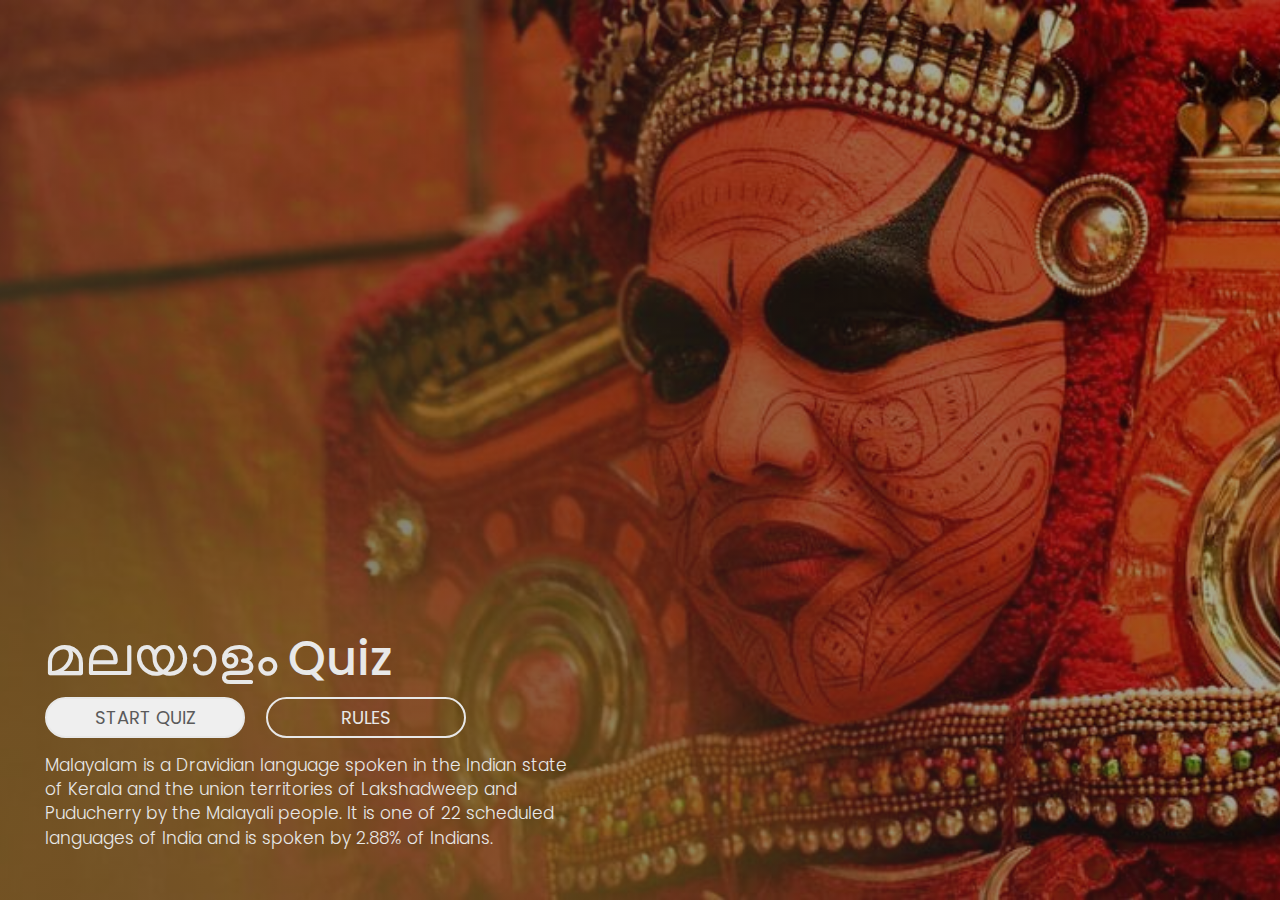
<file: index.html>
<!--Jesus-->
<!DOCTYPE html>
<html lang="en">
  <head>
    <meta charset="UTF-8" />
    <meta name="viewport" content="width=device-width, initial-scale=1.0" />
    <link rel="preconnect" href="https://fonts.gstatic.com" />
    <link
      href="https://fonts.googleapis.com/css2?family=Poppins:wght@200;400;500&display=swap"
      rel="stylesheet"
    />
    <link
      href="https://fonts.googleapis.com/css2?family=Manjari&display=swap"
      rel="stylesheet"
    />
    <link rel="stylesheet" href="styles.css" type="text/css" />

    <title>Brain Foods &mdash; Educate. Explore. Entertain.</title>
  </head>
  <body>
    <div class="background">
      <div class="container">
        <h1 class="ml-head">മലയാളം<span class="head">Quiz</span></h1>
        <div class="btn-holder">
          <button class="btn-landing btn-fill">START QUIZ</button>
          <button class="btn-landing btn-transparent">RULES</button>
        </div>
        <p class="lnd-text">
          Malayalam is a Dravidian language spoken in the Indian state of Kerala
          and the union territories of Lakshadweep and Puducherry by the
          Malayali people. It is one of 22 scheduled languages of India and is
          spoken by 2.88% of Indians.
        </p>
      </div>
    </div>
    <script src="script-landing.js"></script>
  </body>
</html>
</file>
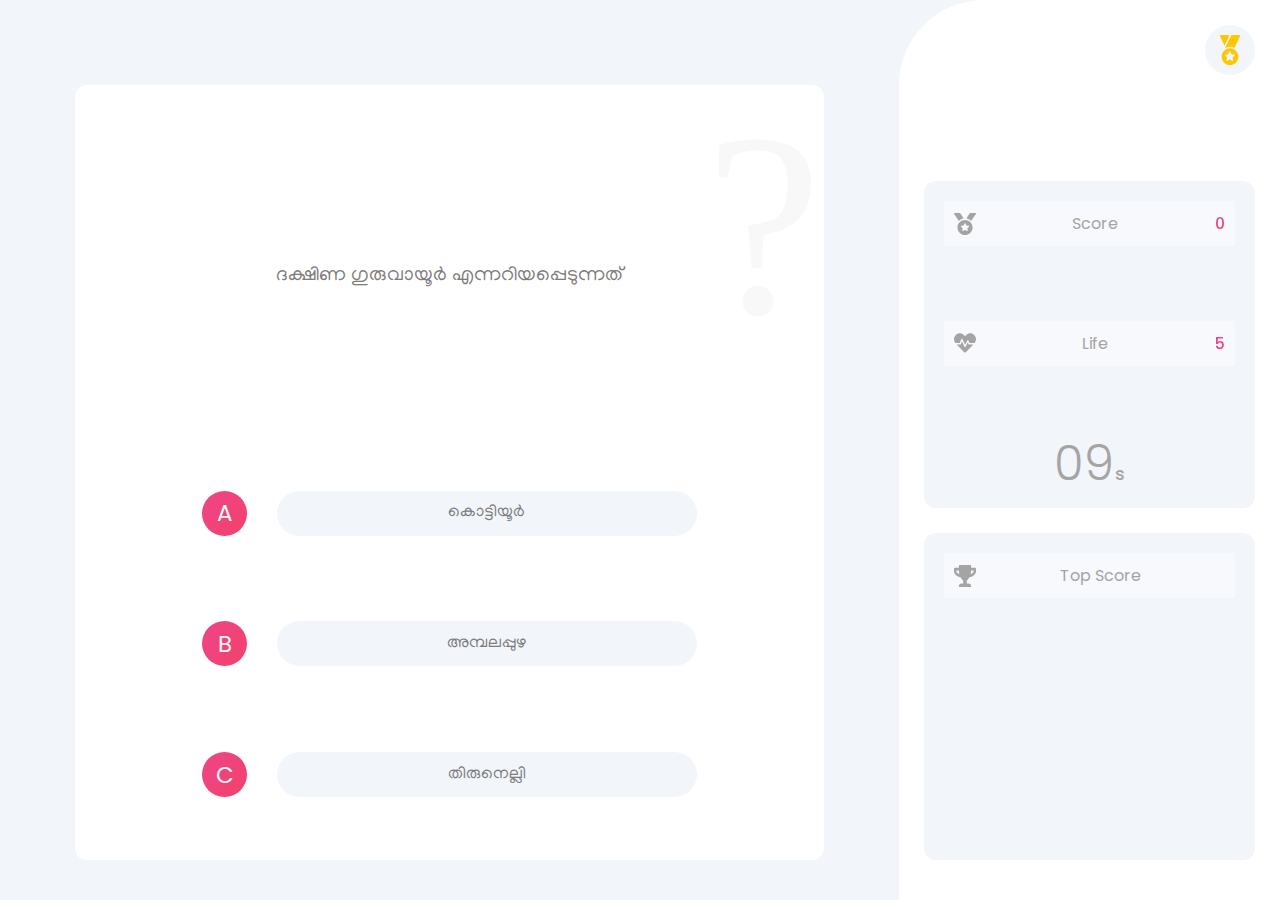
<file: game.html>
<!--Jesus-->
<!DOCTYPE html>
<html lang="en">
  <head>
    <meta charset="UTF-8" />
    <meta name="viewport" content="width=device-width, initial-scale=1.0" />
    <link rel="preconnect" href="https://fonts.gstatic.com" />
    <link
      href="https://fonts.googleapis.com/css2?family=Poppins:wght@200;400;500&display=swap"
      rel="stylesheet"
    />
    <link
      href="https://fonts.googleapis.com/css2?family=Manjari&display=swap"
      rel="stylesheet"
    />
    <link rel="stylesheet" href="styles.css" type="text/css" />

    <title>Brain Foods &mdash; Educate. Explore. Entertain.</title>
  </head>
  <body>
    <div class="game-body">
      <div class="notification">
        GAME OVER!
        <img src="images/redo-solid.svg" alt="Redo icon" class="icon-redo" />
      </div>
      <div class="main-screen">
        <div class="main-screen-holder">
          <div class="qmark">?</div>
          <div class="question">
            ഇന്ത്യന്‍ ദേശീയ പതാകയെ ഭരണഘടന നിര്‍മ്മാണസഭ അംഗീകരിച്ചത്
          </div>
          <div class="option-holder">
            <div class="option-text">A</div>
            <button class="option optionA">1950 ജനുവരി 24</button>
          </div>
          <div class="option-holder">
            <div class="option-text">B</div>
            <button class="option optionB">1950 ജനുവരി 24</button>
          </div>
          <div class="option-holder">
            <div class="option-text">C</div>
            <button class="option optionC">1950 ജനുവരി 24</button>
          </div>
        </div>
      </div>
      <div class="sidebar">
        <div class="sidebar-holder">
          <div class="sidebar-box">
            <img src="images/medal-solid 1.svg" alt="Medal" class="svg" />
            <div class="box-text">Score</div>
            <div class="box-text-value score">25</div>
          </div>
          <div class="sidebar-box">
            <img src="images/heartbeat-solid 1.svg" alt="Medal" class="svg" />
            <div class="box-text">Life</div>
            <div class="box-text-value life">5</div>
          </div>
          <div class="timer">
            <span class="timertext">05</span><span class="timer-light">s</span>
          </div>
        </div>
        <div class="sidebar-holder">
          <div class="sidebar-box">
            <img src="images/trophy-solid 1.svg" alt="Trophy" class="svg" />
            <div class="box-text">Top Score</div>
            <div class="box-text-value topscore">50</div>
          </div>
          <div class="q-state">
            <div class="q-state-top">
              <img
                src="images/correct.svg"
                alt="Answer img"
                class="svg quest-svg"
              />
              <div class="box-text quest-status">Correct Answer !</div>
            </div>
            <button class="next-q">Next Question</button>
          </div>
        </div>
      </div>
      <div class="level">
        <img src="images/medal/3.svg" alt="Medal" class="level-icn" />
      </div>
      <div class="dropdown">
        <div class="dropdown-item">
          <span>EASY</span
          ><img src="images/medal/1.svg" alt="Medal" class="level-icn" />
        </div>
        <div class="dropdown-item">
          <span>MEDIUM</span
          ><img src="images/medal/2.svg" alt="Medal" class="level-icn" />
        </div>
        <div class="dropdown-item">
          <span>EXPERT</span
          ><img src="images/medal/3.svg" alt="Medal" class="level-icn" />
        </div>
      </div>
    </div>

    <script src="script-game.js"></script>
  </body>
</html>
</file>
<file: styles.css>
* {
  margin: 0;
  border: 0;
}
*,
*::before,
*::after {
  box-sizing: inherit;
}
::-moz-selection {
  /* Code for Firefox */
  color: #252525;
  background: rgba(110, 110, 110, 0.171);
}

::selection {
  color: #252525;
  background: rgba(110, 110, 110, 0.171);
}
html {
  box-sizing: border-box;
  scroll-behavior: smooth;
  font-size: 62.5%;
}
body {
  font-family: "Poppins", sans-serif;
}

/*
/////////////////////
Landing page Styles

/////////////////////
*/

.background {
  background-image: url(images/bg4.jpg);
  width: 100vw;
  height: 100vh;
  background-color: #252525;
  background-size: cover;
  background-position: center;
  position: relative;
  overflow: hidden;
  transition: all 0.2s cubic-bezier(0.19, 1, 0.22, 1);
}
.container {
  background: linear-gradient(
    246.03deg,
    rgba(13, 12, 12, 0.33) 7.31%,
    rgba(52, 45, 45, 0.66) 89.79%
  );
  width: 100%;
  height: 100%;
  display: flex;
  padding: 50px 45px;
  flex-direction: column;
  justify-content: flex-end;
  position: relative;
}
.ml-head {
  font-family: "Manjari", sans-serif;
  color: #e8e8e8;
  font-weight: 400;
  font-size: 60px;
}

.head {
  font-size: 48px !important;
  font-family: Poppins;
  font-style: normal;
  font-weight: 500;
  margin-left: 8px;
}
.btn-landing {
  border: 2px solid #e8e8e8;
  box-sizing: border-box;
  border-radius: 81px;
  display: inline-block;
  outline: none;
  padding: 5px 38px;
  font-family: Poppins;
  font-style: normal;
  font-weight: 400;
  font-size: 18px;
  width: 200px;
  transition: all 0.3s cubic-bezier(0.075, 0.82, 0.165, 1);
  cursor: pointer;
}

.btn-transparent {
  background-color: transparent;
  color: #e8e8e8;
  margin-left: 18px;
}
.btn-transparent:hover {
  background-color: #e8e8e8;
  color: #5b5b5b;
}
.btn-fill {
  color: #5b5b5b;
}
.btn-fill:hover {
  background-color: transparent;
  color: #e8e8e8;
}
.lnd-text {
  width: 45%;
  color: #e8e8e8;
  font-weight: 300;
  font-size: 17px;
  line-height: 143%;
}
.btn-holder {
  margin-top: 0px;
  margin-bottom: 15px;
}
@media only screen and (max-width: 600px) {
  .ml-head {
    font-size: 37px;
  }
  .container {
    padding: 8px 7px;
    align-items: center;
    justify-content: center;
  }
  .lnd-text {
    width: 95%;
    color: #e8e8e8;
    font-weight: 300;
    font-size: 14px;
    line-height: 119%;
    text-align: center;
  }
  .btn-landing {
    border: 2px solid #e8e8e8;

    border-radius: 81px;

    padding: 5px 17px;

    font-style: normal;

    font-size: 10px;
    width: 100px;
  }
  .head {
    font-size: 28px !important;

    margin-left: 3px;
  }
}
.floatNotification {
  background: #ffffff;

  top: 40px;
  right: 70px;
  position: absolute;
  border-radius: 8px;
  overflow: hidden;
  box-shadow: 0px 4px 26px rgba(89, 84, 84, 0.57);
  display: flex;
  align-items: center;
  flex-direction: column;
  justify-content: space-between;
  transform: translateY(-500px);
  transition: all 0.5s cubic-bezier(0.19, 1, 0.22, 1);
  width: 35%;
}
@media only screen and (max-width: 600px) {
  .floatNotification {
    width: fit-content;

    top: 5rem;
    left: 5rem;
    width: 80%;
  }
}
.flt-head {
  width: 100%;
  padding: 10px;
  text-align: center;
  font-weight: 400;
  font-size: 16px;
  background: #f2f5fa;
}
.flt-content {
  display: flex;
  align-items: flex-start;
  justify-content: center;
  flex-direction: column;
  padding: 15px;
  font-weight: 400;
  font-size: 14px;
}
.close {
  font-size: 10px;
  transition: all 0.2s cubic-bezier(0.175, 0.885, 0.32, 1.275);
}
.close:hover {
  color: #e8e8e8;
  background-color: #f43f5e;
  cursor: pointer;
}

/*
/////////////////////
Game
/////////////////////
*/
.game-body {
  background: #f2f5fa;
  width: 100vw;
  height: 100vh;
  display: grid;
  grid-template-columns: 1fr 0.424fr;
  position: relative;
}
.sidebar {
  background: #ffffff;
  border-top-left-radius: 85px;
  display: flex;
  align-items: center;
  justify-content: flex-end;
  padding: 0px 25px 40px 25px;
  flex-direction: column;
  position: relative;
}
.sidebar-holder {
  width: 100%;
  height: 38%;
  background: #f2f5fa;
  border-radius: 12px;
  padding: 20px;
  display: flex;
  flex-direction: column;
  justify-content: space-between;
}
.sidebar-holder:nth-child(1) {
  margin-bottom: 25px;
}
.main-screen {
  display: flex;
  align-items: center;
  justify-content: center;
  padding: 75px;
  padding-bottom: 40px;
  padding-top: 85px;
}
.main-screen-holder {
  background: #ffffff;
  border-radius: 12px;
  width: 100%;
  height: 100%;
}
.sidebar-box {
  display: flex;
  flex-direction: row;
  justify-content: space-between;
  align-items: center;
  padding: 10px;
  background: rgba(255, 255, 255, 0.45);
}
.svg {
  width: 22px;
}
.box-text {
  color: #a4a4a4;
  font-size: 16px;
}
.box-text-value {
  background: -webkit-linear-gradient(#ec4899, #f43f5e);
  -webkit-background-clip: text;
  background-clip: text;
  -webkit-text-fill-color: transparent;
  font-size: 16px;
  font-weight: 500;
}

.timer {
  color: #a4a4a4;
  font-weight: 300;
  font-size: 48px;
  text-align: center;
  display: inline-block;
  line-height: 1;
  transition: all 0.3s cubic-bezier(0.175, 0.885, 0.32, 1.275);
}
.timer-light {
  font-weight: 500;
  font-size: 18px;
}
.q-state {
  width: 100%;
  height: 100%;
  display: flex;
  align-items: center;
  justify-content: center;
  flex-direction: column;
  transition: all 0.7s cubic-bezier(0.19, 1, 0.22, 1);
}
.q-state-top {
  display: flex;
  align-items: center;
  justify-content: space-around;
  width: 60%;
  flex-direction: row;
}
.next-q {
  display: inline-block;
  outline: none;
  background: #ffffff;
  font-family: Poppins;
  font-style: normal;
  font-weight: 400;
  font-size: 14px;
  padding: 6px 22px;
  color: #a4a4a4;
  margin-top: 10px;
  transition: all 0.2s cubic-bezier(0.165, 0.84, 0.44, 1);
  border-radius: 5px;
}
.next-q:hover {
  color: #ffffff;
  background: #a4a4a4;
  cursor: pointer;
}
.main-screen-holder {
  display: flex;
  align-items: center;
  justify-content: space-around;
  position: relative;
  flex-direction: column;
  padding-bottom: 20px;
  padding-top: 20px;
}
.question {
  color: #7d7c7c;
  font-family: Manjari;
  font-style: normal;
  font-weight: normal;
  font-size: 20px;
  line-height: 143%;
  width: 80%;
  text-align: center;
  height: 35%;
  display: flex;
  align-items: center;
  justify-content: center;
}
.qmark {
  color: rgba(164, 164, 164, 0.08);
  font-family: Times New Roman;
  font-style: normal;
  font-weight: normal;
  font-size: 262px;
  position: absolute;
  top: -10px;
  right: 2px;
  display: block;
}
.option-holder {
  display: flex;
  flex-direction: row;
  width: 70%;
  justify-content: space-around;
}

.option-text {
  background: linear-gradient(126.43deg, #ec4899 -52.19%, #f43f5e 139.31%);
  border-radius: 50%;

  font-size: 23px;
  width: 45px;
  height: 45px;
  color: #f7f7f7;
  display: flex;
  align-items: center;
  justify-content: center;
}
.option {
  background: #f2f5fa;
  border-radius: 250px;
  width: 80%;
  display: flex;
  align-items: center;
  justify-content: center;
  color: #7d7c7c;
  font-family: Manjari;
  font-size: 17px;
  height: 45px;
  transition: all 0.4s cubic-bezier(0.165, 0.84, 0.44, 1);
}
.option:hover {
  background: #f2f5fac2;

  transform: translateX(10px);
  cursor: pointer;
}
.option-holder-main {
  width: 100%;
}
.quest-svg {
  animation: IcnAnim 1s cubic-bezier(0.19, 1, 0.22, 1) infinite;
}
@keyframes IcnAnim {
  0% {
    transform: scale(1);
  }
  50% {
    transform: scale(1.1);
  }
  100% {
    transform: scale(1);
  }
}
.notification {
  position: absolute;
  bottom: 30px;
  left: 20px;
  color: #f43f5e;
  font-size: 16px;
  z-index: 100;
  background: #ffffff;
  box-shadow: 0px 4px 31px rgba(229, 238, 253, 0.986);
  border-radius: 6px;
  width: 250px;
  font-weight: 500;
  padding: 20px 25px;
  display: flex;
  opacity: 0;
  flex-direction: row;
  justify-content: space-around;
  transition: all 01s cubic-bezier(0.215, 0.61, 0.355, 1);
}
.icon-redo {
  height: 20px;
  margin-right: 25px;
  transition: all 0.3s cubic-bezier(0.6, -0.28, 0.735, 0.045);
  transform: rotate(0deg);
}
.icon-redo:hover {
  transform: rotate(90deg);
  cursor: pointer;
}

.level {
  position: absolute;
  background-color: #f2f5fa;
  border-radius: 50%;
  width: 50px;
  height: 50px;
  top: 25px;
  right: 25px;
  display: flex;
  align-items: center;
  justify-content: center;
}
.level-icn {
  height: 30px;
}
.dropdown {
  position: absolute;
  top: calc(50px + 27px);
  right: 35px;
  background: #ffffff;
  box-shadow: 0px 4px 31px rgba(229, 238, 253, 0.986);
  display: flex;
  align-items: center;
  justify-content: center;
  width: 170px;
  flex-direction: column;
  padding: 4px 0;
  opacity: 0;
  transition: all 0.3s cubic-bezier(0.175, 0.885, 0.32, 1.275);
}
.dropdown-item {
  padding: 10px 30px;
  display: flex;
  align-items: center;
  justify-content: space-between;
  flex-direction: row;
  width: 100%;
  color: #a4a4a4;
  font-size: 16px;
}
.dropdown-item:hover {
  background: #f5f5f581;
  cursor: pointer;
}
@media only screen and (max-width: 600px) {
  .game-body {
    grid-template-columns: 1fr;
  }
  .sidebar {
    border-radius: 20px 20px 0 0;
    justify-content: space-around;
    padding: 0px 20px 20px 20px;
    height: auto;
  }
  .sidebar-holder:nth-child(1) {
    margin-bottom: 0;
  }
  .sidebar-holder {
    height: auto;
    padding: 20px;
    margin: 20px 0;
  }
  .main-screen {
    padding: 15px;
    margin-top: 75px;
  }
  .main-screen-holder {
    background: #ffffff;
    border-radius: 12px;
    width: 100%;
    height: 100%;
  }
  .question {
    font-size: 15px;
    line-height: 143%;
    width: 90%;
    margin: 15px 0;
  }
  .qmark {
    font-size: 102px;
  }
  .option-holder {
    display: flex;
    flex-direction: row;
    width: 90%;
    justify-content: space-around;
    margin: 5px 0;
  }

  .option-text {
    font-size: 12px;
    width: 30px;
    height: 30px;
  }
  .option {
    width: 80%;
    color: #7d7c7c;
    font-size: 12px;
    height: 30px;
  }

  .level {
    background-color: white;
  }

  .dropdown {
    width: 130px;
    padding: 4px 0;
  }
  .dropdown-item {
    padding: 6px 17px;
    font-size: 12px;
  }
  .box-text {
    font-size: 13px;
  }
}
</file>
